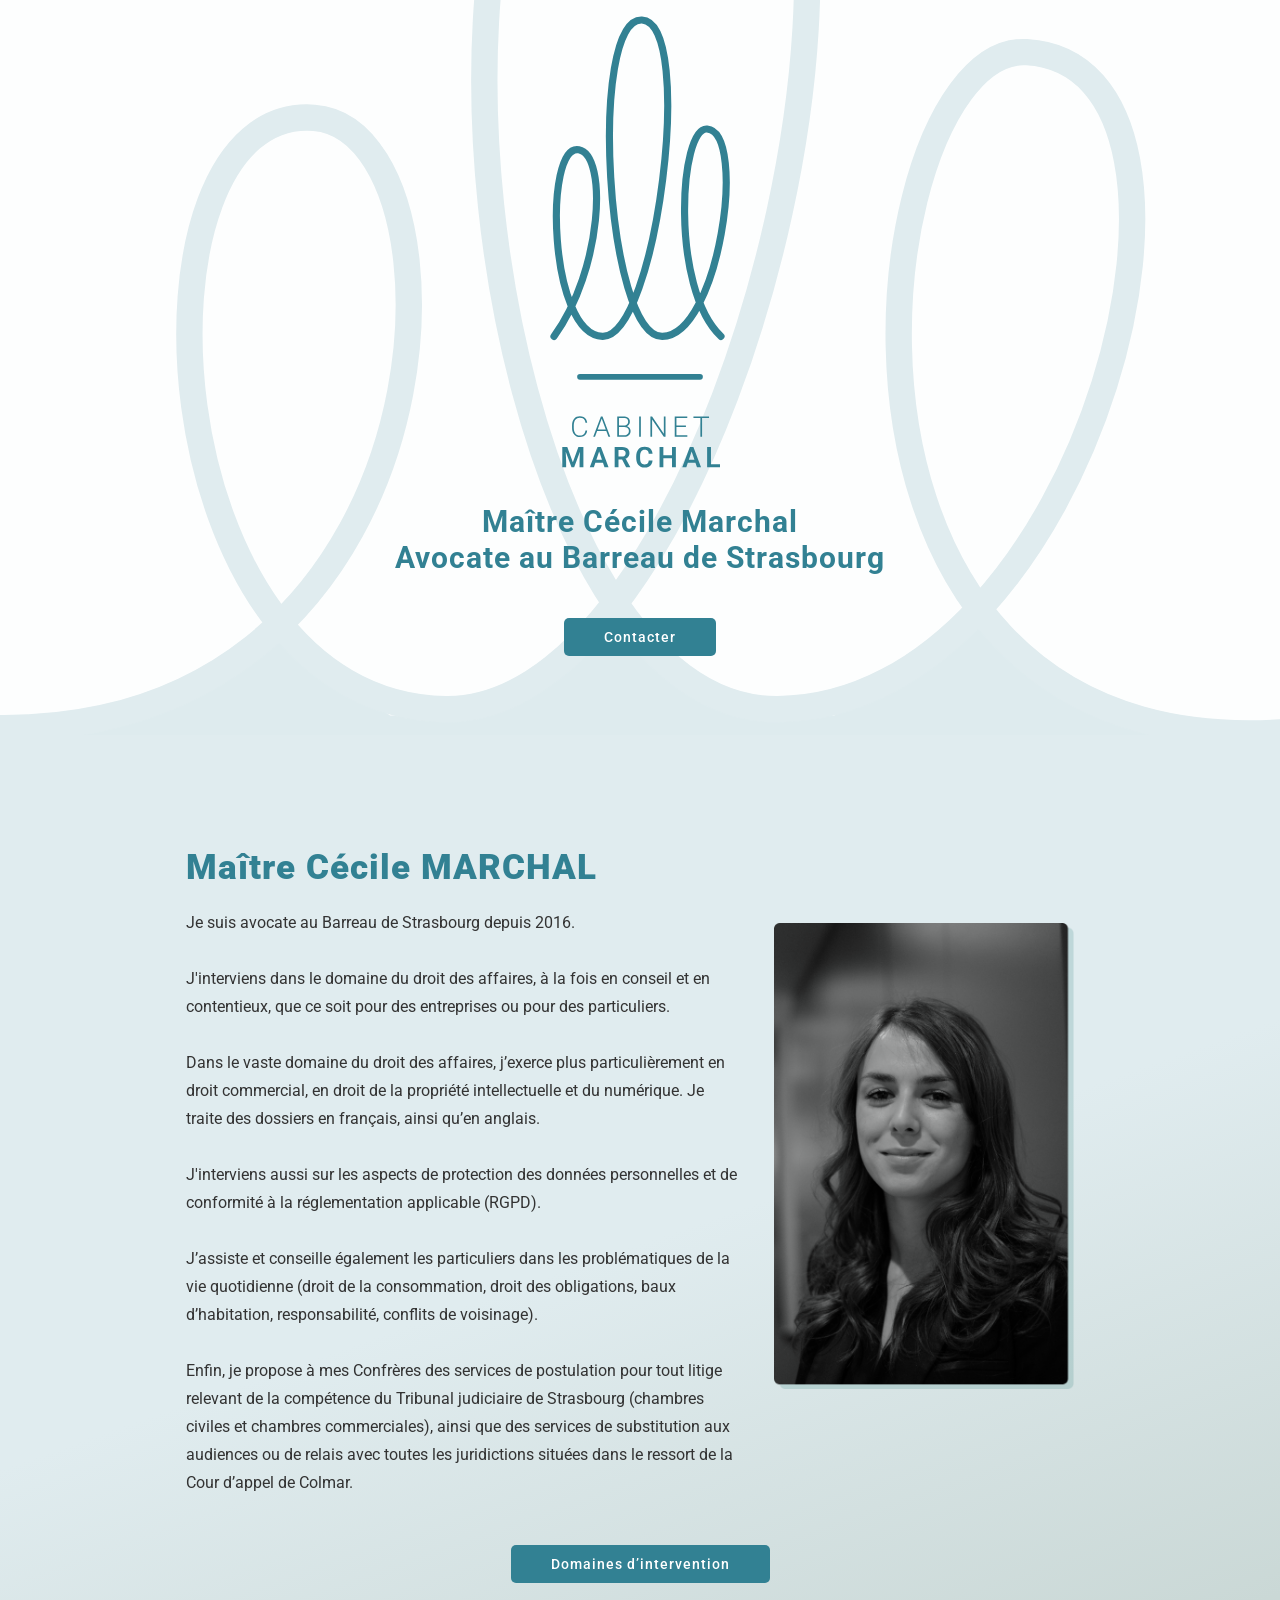
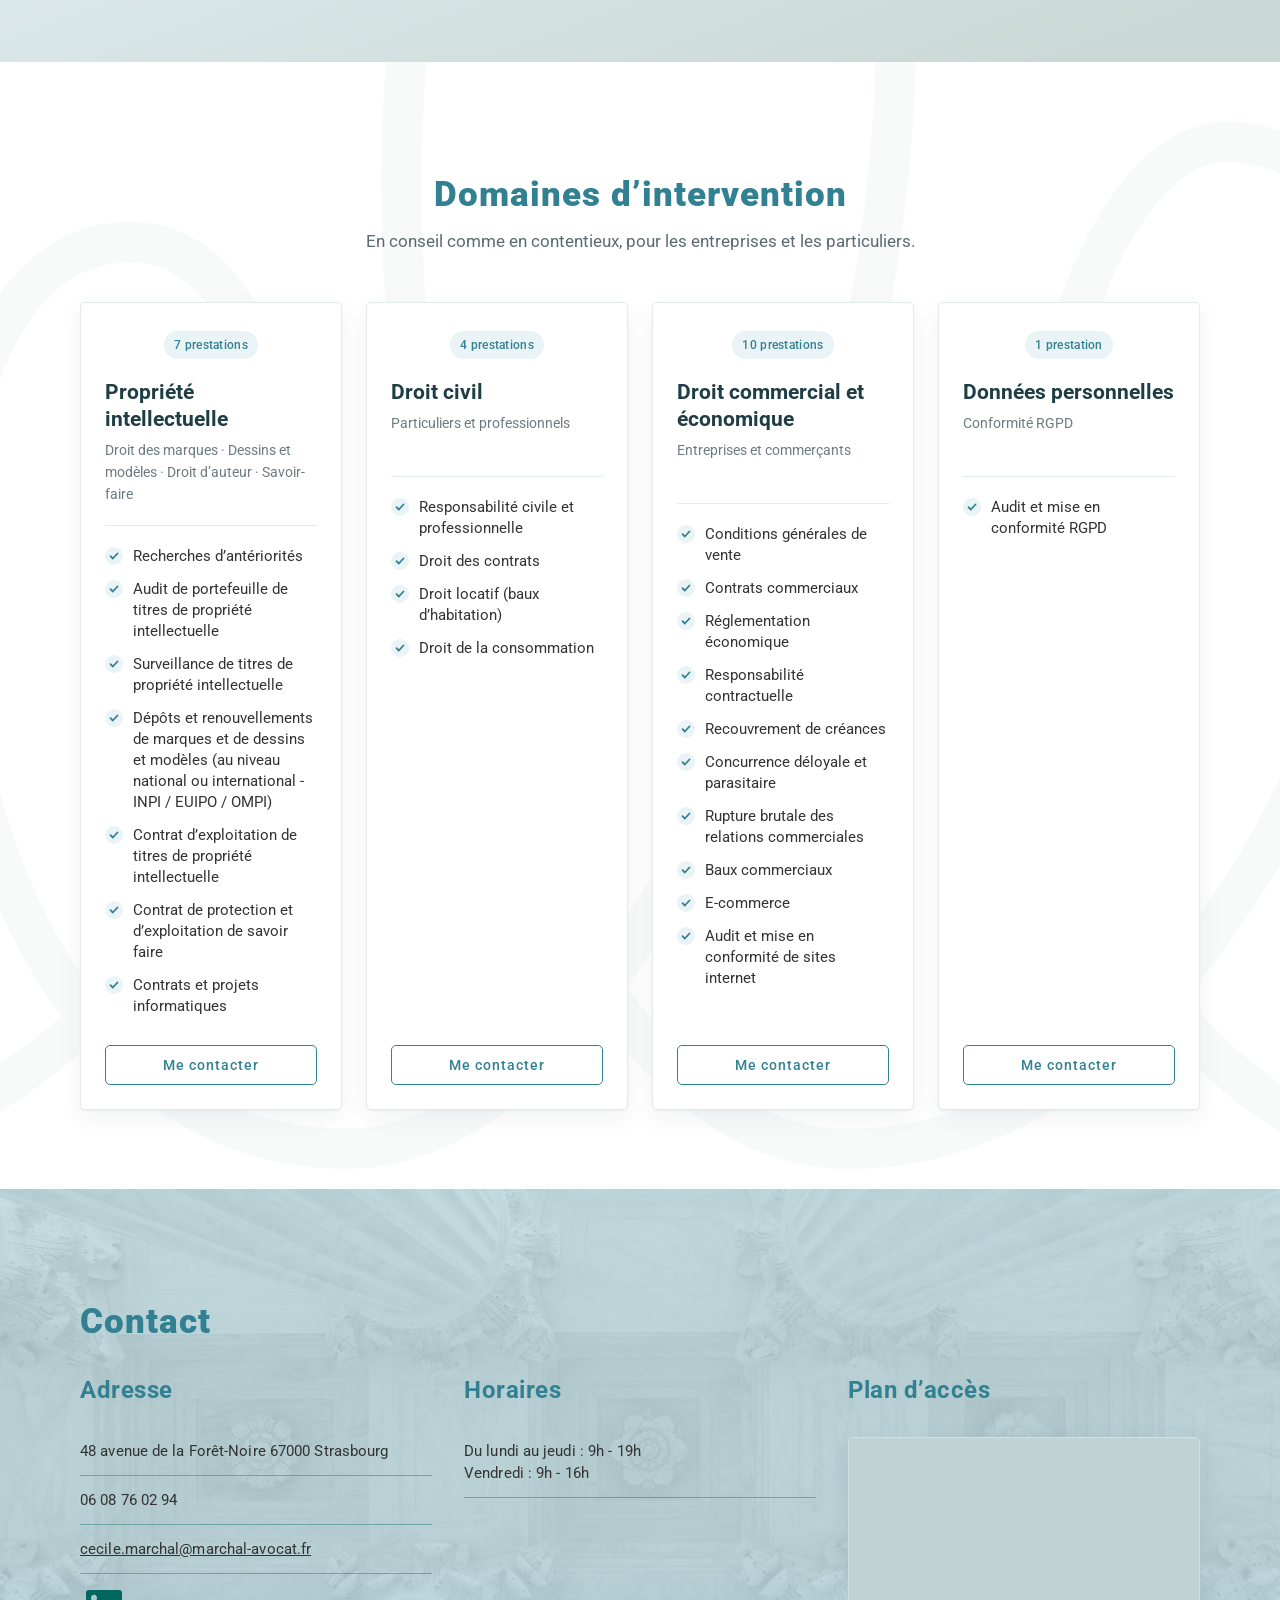
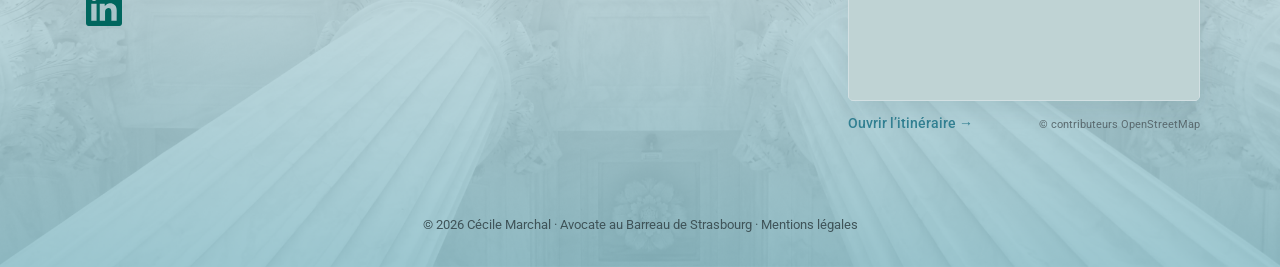
<file: index.html>
<!DOCTYPE html>
<html lang="fr">
<head>
  <meta charset="utf-8">
  <meta name="viewport" content="width=device-width, initial-scale=1">
  <title>Cabinet Marchal | Cécile Marchal | Avocate au barreau de Strasbourg</title>
  <meta name="description" content="Maître Cécile Marchal, avocate au Barreau de Strasbourg : droit des affaires, propriété intellectuelle, numérique, RGPD, droit civil et commercial.">
  <link rel="icon" type="image/png" href="assets/favicon.png">
  <link rel="apple-touch-icon" href="assets/webclip.png">
  <link rel="preconnect" href="https://fonts.googleapis.com">
  <link rel="preconnect" href="https://fonts.gstatic.com" crossorigin>
  <link href="https://fonts.googleapis.com/css2?family=Noto+Serif:wght@300;400&family=Roboto:wght@400;500;700;900&display=swap" rel="stylesheet">
  <link rel="stylesheet" href="css/style.css">
</head>
<body>

  <!-- Accueil -->
  <section class="hero">
    <div class="container hero__inner">
      <a href="./" class="hero__logo">
        <img src="assets/logo-cabinet-marchal.svg" alt="Cabinet Marchal">
      </a>
      <h1 class="hero__title">Maître Cécile Marchal<br>Avocate au Barreau de Strasbourg</h1>
      <a href="mailto:cecile.marchal@marchal-avocat.fr" class="button">Contacter</a>
    </div>
  </section>

  <!-- Présentation -->
  <section id="maitre" class="section section--about">
    <div class="container about">
      <div class="about__text">
        <h2 class="section__title">Maître Cécile MARCHAL</h2>
        <div class="text">
          <p>Je suis avocate au Barreau de Strasbourg depuis 2016.</p>
          <p>J'interviens dans le domaine du droit des affaires, à la fois en conseil et en contentieux, que ce soit pour des entreprises ou pour des particuliers.</p>
          <p>Dans le vaste domaine du droit des affaires, j’exerce plus particulièrement en droit commercial, en droit de la propriété intellectuelle et du numérique. Je traite des dossiers en français, ainsi qu’en anglais.</p>
          <p>J'interviens aussi sur les aspects de protection des données personnelles et de conformité à la réglementation applicable (RGPD).</p>
          <p>J’assiste et conseille également les particuliers dans les problématiques de la vie quotidienne (droit de la consommation, droit des obligations, baux d’habitation, responsabilité, conflits de voisinage).</p>
          <p>Enfin, je propose à mes Confrères des services de postulation pour tout litige relevant de la compétence du Tribunal judiciaire de Strasbourg (chambres civiles et chambres commerciales), ainsi que des services de substitution aux audiences ou de relais avec toutes les juridictions situées dans le ressort de la Cour d’appel de Colmar.</p>
        </div>
      </div>
      <div class="about__photo">
        <img src="assets/cecile-marchal-photo.png" width="300" alt="Portrait de Maître Cécile Marchal">
      </div>
      <div class="about__cta">
        <a href="#domaine" class="button">Domaines d’intervention</a>
      </div>
    </div>
  </section>

  <!-- Domaines d'intervention -->
  <section id="domaine" class="section section--skills">
    <div class="container container--wide">
      <header class="domains__header">
        <h2 class="section__title">Domaines d’intervention</h2>
        <p class="domains__lead">En conseil comme en contentieux, pour les entreprises et les particuliers.</p>
      </header>

      <div class="domains">
        <article class="domain-card">
          <div class="domain-card__head">
            <span class="domain-card__count">7 prestations</span>
          </div>
          <h3 class="domain-card__title">Propriété intellectuelle</h3>
          <p class="domain-card__subtitle">Droit des marques · Dessins et modèles · Droit d’auteur · Savoir-faire</p>
          <ul class="domain-card__list">
            <li>Recherches d’antériorités</li>
            <li>Audit de portefeuille de titres de propriété intellectuelle</li>
            <li>Surveillance de titres de propriété intellectuelle</li>
            <li>Dépôts et renouvellements de marques et de dessins et modèles (au niveau national ou international - INPI / EUIPO / OMPI)</li>
            <li>Contrat d’exploitation de titres de propriété intellectuelle</li>
            <li>Contrat de protection et d’exploitation de savoir faire</li>
            <li>Contrats et projets informatiques</li>
          </ul>
          <a href="mailto:cecile.marchal@marchal-avocat.fr?subject=Propri%C3%A9t%C3%A9%20intellectuelle" class="button domain-card__cta">Me contacter</a>
        </article>

        <article class="domain-card">
          <div class="domain-card__head">
            <span class="domain-card__count">4 prestations</span>
          </div>
          <h3 class="domain-card__title">Droit civil</h3>
          <p class="domain-card__subtitle">Particuliers et professionnels</p>
          <ul class="domain-card__list">
            <li>Responsabilité civile et professionnelle</li>
            <li>Droit des contrats</li>
            <li>Droit locatif (baux d’habitation)</li>
            <li>Droit de la consommation</li>
          </ul>
          <a href="mailto:cecile.marchal@marchal-avocat.fr?subject=Droit%20civil" class="button domain-card__cta">Me contacter</a>
        </article>

        <article class="domain-card">
          <div class="domain-card__head">
            <span class="domain-card__count">10 prestations</span>
          </div>
          <h3 class="domain-card__title">Droit commercial et économique</h3>
          <p class="domain-card__subtitle">Entreprises et commerçants</p>
          <ul class="domain-card__list">
            <li>Conditions générales de vente</li>
            <li>Contrats commerciaux</li>
            <li>Réglementation économique</li>
            <li>Responsabilité contractuelle</li>
            <li>Recouvrement de créances</li>
            <li>Concurrence déloyale et parasitaire</li>
            <li>Rupture brutale des relations commerciales</li>
            <li>Baux commerciaux</li>
            <li>E-commerce</li>
            <li>Audit et mise en conformité de sites internet</li>
          </ul>
          <a href="mailto:cecile.marchal@marchal-avocat.fr?subject=Droit%20commercial%20et%20%C3%A9conomique" class="button domain-card__cta">Me contacter</a>
        </article>

        <article class="domain-card">
          <div class="domain-card__head">
            <span class="domain-card__count">1 prestation</span>
          </div>
          <h3 class="domain-card__title">Données personnelles</h3>
          <p class="domain-card__subtitle">Conformité RGPD</p>
          <ul class="domain-card__list">
            <li>Audit et mise en conformité RGPD</li>
          </ul>
          <a href="mailto:cecile.marchal@marchal-avocat.fr?subject=Donn%C3%A9es%20personnelles%20%2F%20RGPD" class="button domain-card__cta">Me contacter</a>
        </article>
      </div>
    </div>
  </section>

  <!-- Contact -->
  <section id="contact" class="section section--contact">
    <div class="container container--wide">
      <h2 class="section__title">Contact</h2>
      <div class="contact">
        <div class="contact__block">
          <h3 class="skill__title">Adresse</h3>
          <ul class="skill__list">
            <li>48 avenue de la Forêt-Noire 67000 Strasbourg</li>
            <li><a href="tel:+33608760294">06 08 76 02 94</a></li>
            <li><a href="mailto:cecile.marchal@marchal-avocat.fr" class="mail">cecile.marchal@marchal-avocat.fr</a></li>
          </ul>
          <a href="https://www.linkedin.com/in/c%C3%A9cile-marchal-8109804a/" target="_blank" rel="noopener" class="contact__linkedin">
            <img src="assets/linkedin.svg" alt="Voir le profil sur LinkedIn">
          </a>
        </div>
        <div class="contact__block">
          <h3 class="skill__title">Horaires</h3>
          <ul class="skill__list">
            <li>Du lundi au jeudi : 9h - 19h<br>Vendredi : 9h - 16h</li>
          </ul>
        </div>
        <div class="contact__block">
          <h3 class="skill__title">Plan d’accès</h3>
          <div class="contact__map">
            <iframe
              data-src="https://www.openstreetmap.org/export/embed.html?bbox=7.7661%2C48.5822%2C7.7742%2C48.5859&amp;layer=mapnik&amp;marker=48.58405%2C7.77010"
              title="Plan d’accès : 48 avenue de la Forêt-Noire, 67000 Strasbourg"></iframe>
          </div>
          <div class="contact__map-footer">
            <a href="https://www.google.com/maps/search/?api=1&amp;query=48+avenue+de+la+For%C3%AAt-Noire+67000+Strasbourg" target="_blank" rel="noopener" class="contact__map-link">Ouvrir l’itinéraire</a>
            <span class="contact__map-credit">© <a href="https://www.openstreetmap.org/copyright" target="_blank" rel="noopener">contributeurs OpenStreetMap</a></span>
          </div>
        </div>
      </div>
    </div>

    <footer class="footer">
      <p>© 2026 Cécile Marchal · Avocate au Barreau de Strasbourg · <a href="mentions-legales.html">Mentions légales</a></p>
    </footer>
  </section>

  <script>
    // La carte n'est chargée qu'une fois visible : chargée hors écran,
    // elle s'initialise à une mauvaise taille (tuiles partielles, marqueur décentré).
    (function () {
      var map = document.querySelector('.contact__map iframe');
      if (!map) return;
      var load = function () { map.src = map.dataset.src; };
      if (!('IntersectionObserver' in window)) return load();
      var observer = new IntersectionObserver(function (entries) {
        if (entries[0].isIntersecting) {
          observer.disconnect();
          load();
        }
      });
      observer.observe(map.parentElement);
    })();
  </script>

</body>
</html>
</file>
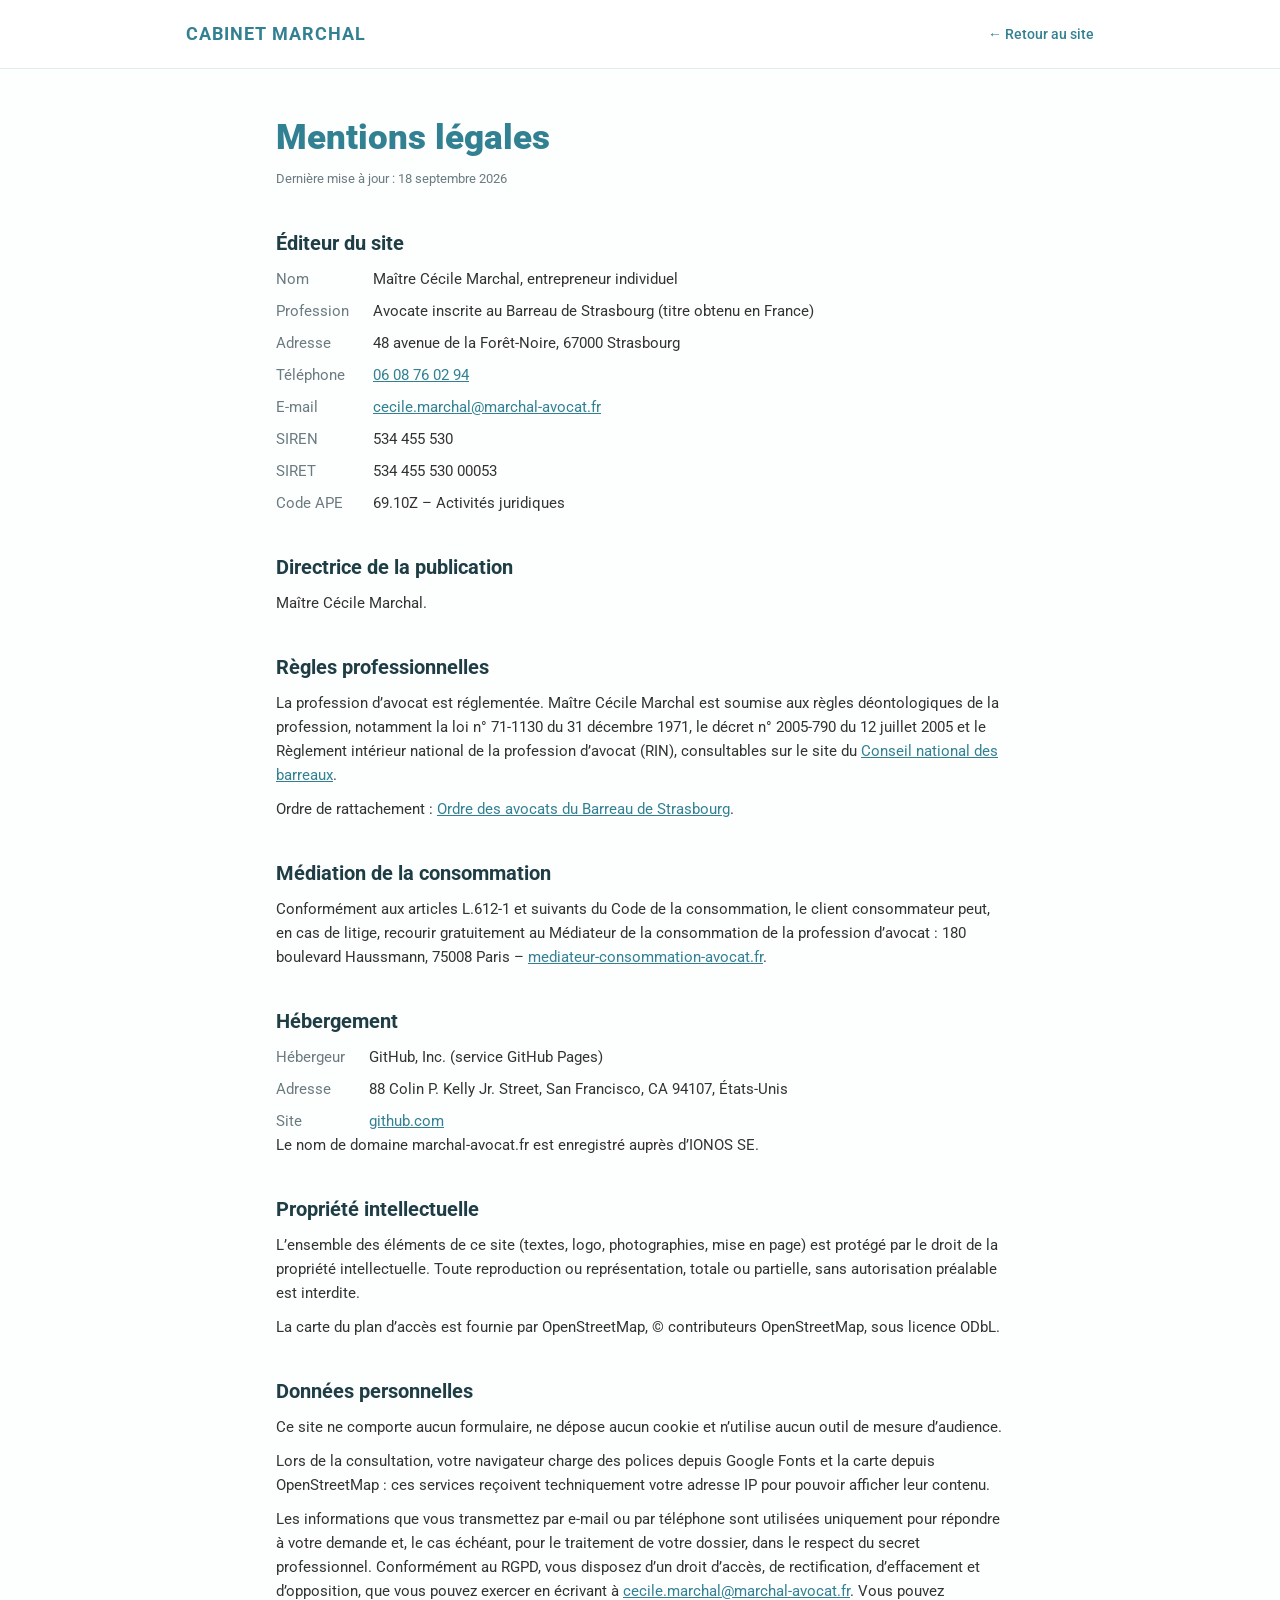
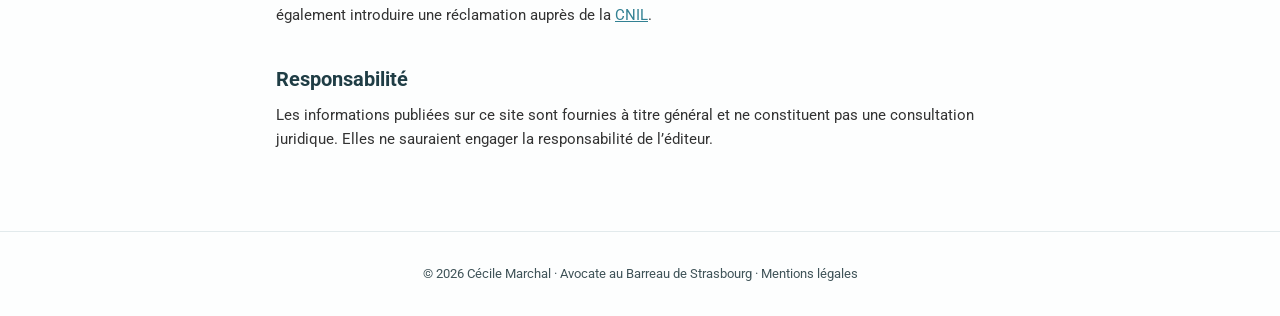
<file: mentions-legales.html>
<!DOCTYPE html>
<html lang="fr">
<head>
  <meta charset="utf-8">
  <meta name="viewport" content="width=device-width, initial-scale=1">
  <title>Mentions légales | Cabinet Marchal</title>
  <meta name="description" content="Mentions légales du site de Maître Cécile Marchal, avocate au Barreau de Strasbourg.">
  <meta name="robots" content="noindex">
  <link rel="icon" type="image/png" href="assets/favicon.png">
  <link rel="apple-touch-icon" href="assets/webclip.png">
  <link rel="preconnect" href="https://fonts.googleapis.com">
  <link rel="preconnect" href="https://fonts.gstatic.com" crossorigin>
  <link href="https://fonts.googleapis.com/css2?family=Roboto:wght@400;500;700;900&display=swap" rel="stylesheet">
  <link rel="stylesheet" href="css/style.css">
</head>
<body>

  <header class="legal-header">
    <div class="container">
      <a href="./" class="legal-header__logo">CABINET MARCHAL</a>
      <a href="./" class="legal-header__back">← Retour au site</a>
    </div>
  </header>

  <main class="container legal">
    <h1>Mentions légales</h1>
    <p class="legal__updated">Dernière mise à jour : 18 septembre 2026</p>

    <h2>Éditeur du site</h2>
    <dl>
      <dt>Nom</dt>
      <dd>Maître Cécile Marchal, entrepreneur individuel</dd>
      <dt>Profession</dt>
      <dd>Avocate inscrite au Barreau de Strasbourg (titre obtenu en France)</dd>
      <dt>Adresse</dt>
      <dd>48 avenue de la Forêt-Noire, 67000 Strasbourg</dd>
      <dt>Téléphone</dt>
      <dd><a href="tel:+33608760294">06 08 76 02 94</a></dd>
      <dt>E-mail</dt>
      <dd><a href="mailto:cecile.marchal@marchal-avocat.fr">cecile.marchal@marchal-avocat.fr</a></dd>
      <dt>SIREN</dt>
      <dd>534 455 530</dd>
      <dt>SIRET</dt>
      <dd>534 455 530 00053</dd>
      <dt>Code APE</dt>
      <dd>69.10Z – Activités juridiques</dd>
    </dl>

    <h2>Directrice de la publication</h2>
    <p>Maître Cécile Marchal.</p>

    <h2>Règles professionnelles</h2>
    <p>La profession d’avocat est réglementée. Maître Cécile Marchal est soumise aux règles déontologiques de la profession, notamment la loi n° 71-1130 du 31 décembre 1971, le décret n° 2005-790 du 12 juillet 2005 et le Règlement intérieur national de la profession d’avocat (RIN), consultables sur le site du <a href="https://www.cnb.avocat.fr" target="_blank" rel="noopener">Conseil national des barreaux</a>.</p>
    <p>Ordre de rattachement : <a href="https://www.barreau-strasbourg.fr" target="_blank" rel="noopener">Ordre des avocats du Barreau de Strasbourg</a>.</p>

    <h2>Médiation de la consommation</h2>
    <p>Conformément aux articles L.612-1 et suivants du Code de la consommation, le client consommateur peut, en cas de litige, recourir gratuitement au Médiateur de la consommation de la profession d’avocat : 180 boulevard Haussmann, 75008 Paris – <a href="https://mediateur-consommation-avocat.fr" target="_blank" rel="noopener">mediateur-consommation-avocat.fr</a>.</p>

    <h2>Hébergement</h2>
    <dl>
      <dt>Hébergeur</dt>
      <dd>GitHub, Inc. (service GitHub Pages)</dd>
      <dt>Adresse</dt>
      <dd>88 Colin P. Kelly Jr. Street, San Francisco, CA 94107, États-Unis</dd>
      <dt>Site</dt>
      <dd><a href="https://github.com" target="_blank" rel="noopener">github.com</a></dd>
    </dl>
    <p>Le nom de domaine marchal-avocat.fr est enregistré auprès d’IONOS SE.</p>

    <h2>Propriété intellectuelle</h2>
    <p>L’ensemble des éléments de ce site (textes, logo, photographies, mise en page) est protégé par le droit de la propriété intellectuelle. Toute reproduction ou représentation, totale ou partielle, sans autorisation préalable est interdite.</p>
    <p>La carte du plan d’accès est fournie par OpenStreetMap, © contributeurs OpenStreetMap, sous licence ODbL.</p>

    <h2>Données personnelles</h2>
    <p>Ce site ne comporte aucun formulaire, ne dépose aucun cookie et n’utilise aucun outil de mesure d’audience.</p>
    <p>Lors de la consultation, votre navigateur charge des polices depuis Google Fonts et la carte depuis OpenStreetMap : ces services reçoivent techniquement votre adresse IP pour pouvoir afficher leur contenu.</p>
    <p>Les informations que vous transmettez par e-mail ou par téléphone sont utilisées uniquement pour répondre à votre demande et, le cas échéant, pour le traitement de votre dossier, dans le respect du secret professionnel. Conformément au RGPD, vous disposez d’un droit d’accès, de rectification, d’effacement et d’opposition, que vous pouvez exercer en écrivant à <a href="mailto:cecile.marchal@marchal-avocat.fr">cecile.marchal@marchal-avocat.fr</a>. Vous pouvez également introduire une réclamation auprès de la <a href="https://www.cnil.fr" target="_blank" rel="noopener">CNIL</a>.</p>

    <h2>Responsabilité</h2>
    <p>Les informations publiées sur ce site sont fournies à titre général et ne constituent pas une consultation juridique. Elles ne sauraient engager la responsabilité de l’éditeur.</p>
  </main>

  <footer class="footer legal-footer">
    <p>© 2026 Cécile Marchal · Avocate au Barreau de Strasbourg · <a href="mentions-legales.html">Mentions légales</a></p>
  </footer>

</body>
</html>
</file>
<file: css/style.css>
:root {
  --teal: #328193;
  --green: #00665e;
  --line: #00665e66;
  --text: #333;
  --font: "Roboto", Arial, "Helvetica Neue", Helvetica, sans-serif;
}

*,
*::before,
*::after {
  box-sizing: border-box;
}

html {
  scroll-behavior: smooth;
}

html {
  color-scheme: light;
  background-color: #fff;
}

body {
  margin: 0;
  color: var(--text);
  background-color: #fdfefe;
  font-family: var(--font);
  font-size: 14px;
  line-height: 20px;
}

img {
  max-width: 100%;
  height: auto;
  vertical-align: middle;
}

a {
  color: inherit;
}

h1, h2, h3, p, ul {
  margin: 0;
}

.container {
  width: 100%;
  max-width: 940px;
  margin: 0 auto;
  padding: 0 1rem;
}

.container--wide {
  max-width: none;
  width: 90%;
}

/* Bouton */
.button {
  display: inline-block;
  margin-top: 2rem;
  padding: 9px 40px;
  border-radius: 5px;
  background-color: var(--teal);
  color: #fff;
  font-weight: 500;
  letter-spacing: 1px;
  text-align: center;
  text-decoration: none;
  transition: background-color .2s ease;
}

.button:hover {
  background-color: var(--green);
}

/* Accueil */
.hero {
  display: flex;
  justify-content: center;
  align-items: center;
  padding-bottom: 5rem;
  background: url("../assets/bg-hero.svg") 50% 100% / cover no-repeat;
}

.hero__inner {
  display: flex;
  flex-direction: column;
  align-items: center;
}

.hero__logo {
  display: block;
  margin: 1rem 0;
}

.hero__title {
  margin: 20px 0 10px;
  padding: 0 1rem;
  color: var(--teal);
  font-size: 30px;
  font-weight: 700;
  line-height: 36px;
  letter-spacing: 1px;
  text-align: center;
}

/* Sections */
.section {
  margin-top: -1px;
  padding: 5rem 0;
  background-position: 50% 100%;
  background-size: cover;
  background-repeat: no-repeat;
}

.section__title {
  margin: 2rem 0 20px;
  color: var(--teal);
  font-size: 35px;
  font-weight: 900;
  line-height: 1.2;
  letter-spacing: 1px;
}

/* Présentation */
.section--about {
  display: flex;
  align-items: center;
  min-height: 100vh;
  background-image: url("../assets/bg-avocat.svg");
}

.about {
  display: flex;
  flex-wrap: wrap;
  align-items: center;
  gap: 1rem;
}

.about__text {
  flex: 1;
}

.text {
  font-size: 16px;
  line-height: 28px;
}

.text p + p {
  margin-top: 28px;
}

.about__cta {
  display: flex;
  flex-basis: 100%;
  justify-content: center;
}

.about__photo {
  flex: 0 0 auto;
  min-width: 340px;
  padding: 1rem;
  text-align: center;
}

/* Domaines d'intervention */
.section--skills {
  min-height: 100vh;
  background-image: url("../assets/bg-intervention.svg");
}

.domains__header {
  max-width: 640px;
  margin: 0 auto;
  text-align: center;
}

.domains__header .section__title {
  margin-bottom: 12px;
}

.domains__lead {
  color: #5b6b70;
  font-size: 17px;
  line-height: 26px;
}

.domains {
  display: grid;
  grid-template-columns: repeat(4, 1fr);
  align-items: stretch;
  gap: 1.5rem;
  max-width: 1280px;
  margin: 3rem auto 0;
}

.domain-card {
  display: flex;
  flex-direction: column;
  padding: 28px 24px 24px;
  border: 1px solid #e2eaec;
  border-radius: 5px;
  background-color: #fff;
  box-shadow: 0 1px 2px rgba(16, 42, 50, .04), 0 8px 24px rgba(16, 42, 50, .06);
  transition: transform .2s ease, box-shadow .2s ease, border-color .2s ease;
}

.domain-card:hover {
  transform: translateY(-4px);
  border-color: #b9d3d9;
  box-shadow: 0 2px 4px rgba(16, 42, 50, .05), 0 18px 40px rgba(16, 42, 50, .12);
}

.domain-card__head {
  display: flex;
  justify-content: center;
  margin-bottom: 20px;
}

.domain-card__count {
  padding: 4px 10px;
  border-radius: 100px;
  background-color: #eaf3f5;
  color: var(--teal);
  font-size: 12px;
  font-weight: 500;
  letter-spacing: .3px;
}

.domain-card__title {
  color: #1f3d45;
  font-size: 21px;
  font-weight: 700;
  line-height: 27px;
}

.domain-card__subtitle {
  min-height: 44px;
  margin-top: 6px;
  color: #6b7b80;
  font-size: 14px;
  line-height: 22px;
}

.domain-card__list {
  flex: 1;
  margin-top: 20px;
  padding: 20px 0 0;
  border-top: 1px solid #e2eaec;
  list-style: none;
}

.domain-card__list li {
  position: relative;
  padding-left: 28px;
  margin-bottom: 12px;
  font-size: 14.5px;
  line-height: 21px;
}

.domain-card__list li::before {
  content: "";
  position: absolute;
  top: 1px;
  left: 0;
  width: 18px;
  height: 18px;
  border-radius: 50%;
  background: #eaf3f5 url("data:image/svg+xml,%3Csvg xmlns='http://www.w3.org/2000/svg' viewBox='0 0 18 18'%3E%3Cpath d='M5.5 9.2l2.3 2.3 4.7-5' fill='none' stroke='%23328193' stroke-width='1.8' stroke-linecap='round' stroke-linejoin='round'/%3E%3C/svg%3E") center / 18px no-repeat;
}

.domain-card__cta {
  display: block;
  margin-top: 16px;
  border: 1px solid var(--teal);
  background-color: transparent;
  color: var(--teal);
}

.domain-card__cta:hover {
  border-color: var(--teal);
  background-color: var(--teal);
  color: #fff;
}

.skill__title {
  padding-bottom: 8px;
  color: var(--teal);
  font-size: 24px;
  line-height: 30px;
  letter-spacing: .5px;
}

.skill__list {
  padding: 0;
  list-style: none;
}

.skill__list li {
  padding: 3px 0 13px;
  margin-bottom: 10px;
  border-bottom: 1px solid var(--line);
  font-size: 15px;
  line-height: 22px;
  letter-spacing: .1px;
}

.skill__list li:last-child {
  border-bottom: 0;
}

.skill__list a {
  text-decoration: none;
}

.skill__list a.mail,
.skill__list a:hover {
  text-decoration: underline;
}

/* Contact */
.section--contact {
  display: flex;
  flex-direction: column;
  justify-content: space-between;
  min-height: 75vh;
  padding-bottom: 2rem;
  background-color: #dde7e666;
  background-image: url("../assets/bg-footer.png");
}

.contact {
  display: flex;
  gap: 2rem;
  margin-top: 2rem;
}

.contact__block {
  flex: 1;
  min-width: 0;
}

.contact__map {
  position: relative;
  overflow: hidden;
  aspect-ratio: 4 / 3;
  min-height: 260px;
  max-width: 100%;
  border: 1px solid #d3e0e3;
  border-radius: 5px;
  background-color: #eaf3f5;
  box-shadow: 0 8px 24px rgba(16, 42, 50, .08);
}

/* Iframe plus grande que le cadre : les boutons de zoom et les crédits
   intégrés sortent de la zone visible, le marqueur reste centré */
.contact__map iframe {
  position: absolute;
  top: -50px;
  left: -60px;
  display: block;
  width: calc(100% + 120px);
  height: calc(100% + 100px);
  border: 0;
  filter: grayscale(1) contrast(1.05);
}

/* Teinte verte posée sur la carte, sans bloquer les clics */
.contact__map::after {
  content: "";
  position: absolute;
  inset: 0;
  background-color: #d0dedd;
  mix-blend-mode: multiply;
  pointer-events: none;
}

.contact__map-footer {
  display: flex;
  flex-wrap: wrap;
  justify-content: space-between;
  align-items: baseline;
  gap: 4px 12px;
  margin-top: 12px;
}

.contact__map-credit {
  color: #5b6b70;
  font-size: 11px;
}

.contact__map-credit a {
  text-decoration: none;
}

.contact__map-credit a:hover {
  text-decoration: underline;
}

.contact__map-link {
  display: inline-block;
  color: var(--teal);
  font-size: 14px;
  font-weight: 500;
  text-decoration: none;
}

.contact__map-link::after {
  content: " →";
}

.contact__map-link:hover {
  text-decoration: underline;
}

.contact .skill__title {
  min-height: 0;
  margin-bottom: 1.5rem;
}

.contact .skill__list li:last-child {
  border-bottom: 1px solid var(--line);
}

.contact__linkedin {
  display: inline-block;
}

.footer {
  margin-top: 5rem;
  padding: 0 1rem;
  color: #3f5358;
  font-size: 13px;
  text-align: center;
}

.footer a {
  text-decoration: none;
}

.footer a:hover {
  text-decoration: underline;
}

/* Page mentions légales */
.legal-header {
  padding-block: 1.5rem;
  border-bottom: 1px solid #e2eaec;
  background-color: #fff;
}

.legal-header .container {
  display: flex;
  justify-content: space-between;
  align-items: center;
  gap: 1rem;
}

.legal-header__logo {
  color: var(--teal);
  font-size: 18px;
  font-weight: 700;
  letter-spacing: 1px;
  text-decoration: none;
}

.legal-header__back {
  color: var(--teal);
  font-weight: 500;
  text-decoration: none;
}

.legal-header__back:hover {
  text-decoration: underline;
}

.legal {
  max-width: 760px;
  padding-block: 3rem 5rem;
  font-size: 15px;
  line-height: 24px;
}

.legal h1 {
  margin-bottom: 8px;
  color: var(--teal);
  font-size: 35px;
  font-weight: 900;
  line-height: 1.2;
}

.legal__updated {
  margin-bottom: 2.5rem;
  color: #6b7b80;
  font-size: 13px;
}

.legal h2 {
  margin: 2.5rem 0 12px;
  color: #1f3d45;
  font-size: 20px;
  font-weight: 700;
}

.legal p + p {
  margin-top: 10px;
}

.legal dl {
  display: grid;
  grid-template-columns: max-content 1fr;
  gap: 8px 24px;
  margin: 0;
}

.legal dt {
  color: #6b7b80;
}

.legal dd {
  margin: 0;
}

.legal a {
  color: var(--teal);
}

.legal-footer {
  padding-block: 2rem;
  border-top: 1px solid #e2eaec;
  margin-top: 0;
}

@media (max-width: 767px) {
  .legal dl {
    grid-template-columns: 1fr;
    gap: 2px;
  }

  .legal dd {
    margin-bottom: 10px;
  }
}

@media (max-width: 1199px) {
  .domains {
    grid-template-columns: repeat(2, 1fr);
    max-width: 820px;
  }
}

@media (max-width: 991px) {
  .about {
    flex-direction: column;
  }

  .about__photo {
    min-width: 0;
  }

  .contact {
    flex-wrap: wrap;
  }

  .contact__block:last-child {
    flex-basis: 100%;
  }

  .contact__map {
    aspect-ratio: auto;
    height: 300px;
  }

  .footer {
    font-weight: 700;
  }
}

@media (max-width: 767px) {
  .domains {
    grid-template-columns: 1fr;
    max-width: 480px;
  }

  .domain-card__subtitle {
    min-height: 0;
  }

  .contact {
    flex-direction: column;
  }

  .section__title {
    font-size: 30px;
  }

  .hero__title {
    font-size: 24px;
    line-height: 30px;
  }
}
</file>
